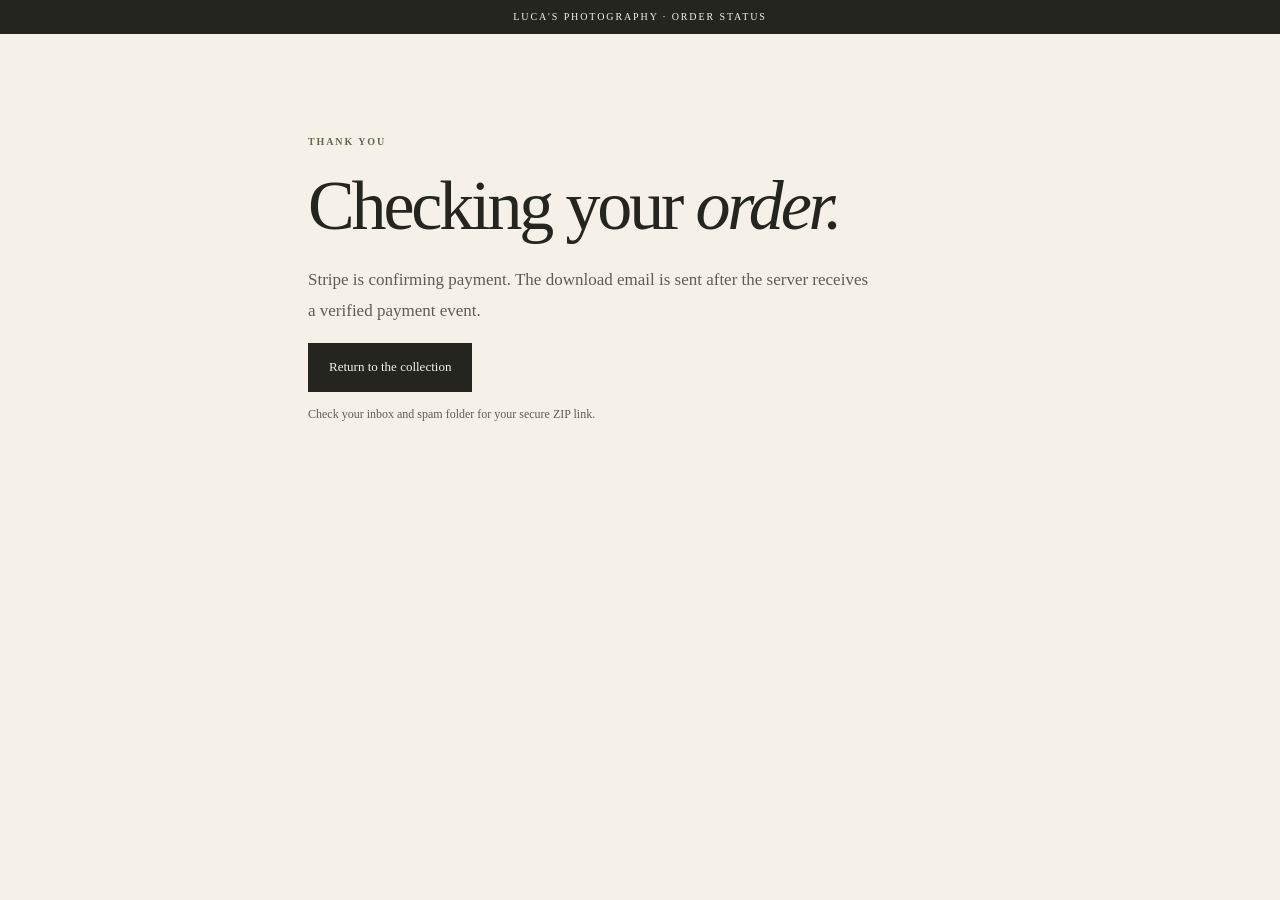
<file: success.html>
<!doctype html><html lang="en"><head><meta charset="utf-8"><meta name="viewport" content="width=device-width,initial-scale=1"><title>Order status — Luca's Photography</title><link rel="stylesheet" href="/styles.css"></head><body><div class="announcement">LUCA'S PHOTOGRAPHY · ORDER STATUS</div><main class="success-page"><p class="eyebrow">THANK YOU</p><h1 id="title">Checking your <i>order.</i></h1><p id="msg">Stripe is confirming payment. The download email is sent after the server receives a verified payment event.</p><a class="button button-dark" href="/">Return to the collection</a><p class="success-note">Check your inbox and spam folder for your secure ZIP link.</p></main><script>(async()=>{let id=new URLSearchParams(location.search).get('session_id');if(!id)return;try{let r=await fetch('/api/session-status?session_id='+encodeURIComponent(id)),d=await r.json();if(d.paymentStatus==='paid'){document.getElementById('title').innerHTML='Payment <i>confirmed.</i>';document.getElementById('msg').textContent='Thank you! The server is preparing your ZIP and sending the download email. Please check your inbox shortly.'}}catch{}})()</script></body></html>
</file>
<file: styles.css>
:root{--paper:#f5f1e9;--ink:#25251f;--muted:#77766c;--line:#d8d2c7;--olive:#62684b;--white:#fffdf8;--serif:"Times New Roman",Times,serif}*{box-sizing:border-box}html{scroll-behavior:smooth}body{margin:0;background:var(--paper);color:var(--ink);font:17px/1.55 var(--serif)}a{color:inherit;text-decoration:none}button,input{font:inherit}.announcement{text-align:center;background:var(--ink);color:var(--paper);font-size:10px;letter-spacing:.19em;padding:9px}.site-header{min-height:84px;display:flex;align-items:center;justify-content:space-between;padding:0 5.5%;border-bottom:1px solid var(--line);gap:24px}.wordmark{font-size:24px;letter-spacing:-.045em;white-space:nowrap}.site-header nav{display:flex;gap:35px;font-size:14px}.cart-trigger{border:1px solid var(--ink);background:transparent;border-radius:99px;padding:8px 15px;cursor:pointer}.cart-trigger span{display:inline-grid;place-items:center;margin-left:8px;width:20px;height:20px;background:var(--ink);color:var(--paper);border-radius:50%;font-size:11px}.hero{min-height:620px;padding:75px 8%;display:grid;grid-template-columns:.88fr 1.12fr;gap:8%;align-items:center}.eyebrow{font-size:10px;letter-spacing:.19em;color:var(--olive);margin:0 0 22px;font-weight:bold}h1,h2{font-weight:400;letter-spacing:-.045em;line-height:.99}h1{font-size:clamp(50px,6vw,82px);margin:0 0 25px}.hero-intro{max-width:380px;color:#5e5d54;font-size:18px;line-height:1.7}.text-link{display:inline-block;border-bottom:1px solid;padding-bottom:5px;font-size:14px}.hero-note{display:flex;align-items:center;gap:12px;margin-top:45px;font-size:12px;color:var(--muted)}.rule{width:35px;height:1px;background:var(--olive)}.hero-image{width:100%;height:460px;object-fit:cover;filter:saturate(.78)}.hero-image-wrap{position:relative}.image-caption{position:absolute;right:-15px;bottom:20px;writing-mode:vertical-rl;background:var(--paper);padding:12px;font-size:11px}.section-pad{padding:100px 8%}.collection{background:var(--white)}.section-heading{display:flex;justify-content:space-between;align-items:end;margin-bottom:40px}.section-heading h2,.about h2,.closing h2{font-size:clamp(42px,5vw,64px);margin:0}.section-side{color:var(--muted);font-size:14px;text-align:right}.gallery-tools{display:flex;justify-content:space-between;gap:20px;align-items:center;border-block:1px solid var(--line);padding:15px 0;margin-bottom:28px}.search-box{display:flex;gap:10px;min-width:230px;color:var(--muted)}.search-box input{border:0;background:transparent;outline:none;width:100%;font-size:14px}.filters{display:flex;gap:7px;flex-wrap:wrap}.filter{background:transparent;border:1px solid transparent;border-radius:99px;padding:7px 13px;font-size:12px;cursor:pointer}.filter.active,.filter:hover{border-color:var(--ink)}.gallery-grid{display:grid;grid-template-columns:repeat(3,minmax(0,1fr));gap:36px 22px}.photo-image-wrap{position:relative;overflow:hidden;background:#e8e3d9;aspect-ratio:4/4.7}.photo-image{width:100%;height:100%;object-fit:cover;display:block;transition:transform .5s}.photo-card:hover .photo-image{transform:scale(1.03)}.photo-number{position:absolute;top:13px;left:13px;background:var(--paper);font-size:10px;padding:5px 8px}.photo-meta{display:flex;justify-content:space-between;gap:12px;padding-top:13px}.photo-title{font-size:21px;line-height:1.1;margin:0 0 7px}.photo-tags{font-size:12px;color:var(--muted)}.photo-price{white-space:nowrap}.card-actions{display:flex;justify-content:space-between;align-items:center;margin-top:15px}.add-button{border:1px solid var(--ink);background:transparent;padding:8px 13px;font-size:12px;cursor:pointer}.add-button:hover{background:var(--ink);color:var(--paper)}.details-button,.remove-item{border:0;background:transparent;color:var(--muted);font-size:12px;text-decoration:underline;cursor:pointer}.demo-note,.license-footnote{font-size:12px;color:var(--muted);border-top:1px solid var(--line);padding-top:15px;margin-top:35px}.about{display:grid;grid-template-columns:1fr 1fr;gap:10%;align-items:center}.about-photo{position:relative;padding:0 28px 28px 0}.about-photo:after{content:"";position:absolute;z-index:-1;inset:28px 0 0 28px;border:1px solid #b7b19f}.about-photo img{width:100%;height:450px;object-fit:cover;filter:saturate(.7)}.photo-stamp{position:absolute;bottom:48px;left:-13px;background:var(--paper);padding:13px;font-size:10px;letter-spacing:.13em}.about-copy>p:not(.eyebrow){color:#5e5d54;line-height:1.8}.about-links{display:flex;flex-direction:column;align-items:flex-start;gap:15px;margin-top:28px}.license-section{background:#e9e4d9;display:grid;grid-template-columns:.8fr 1.2fr;gap:9%}.license-section h2{font-size:clamp(42px,4.8vw,61px)}.license-lead{font-size:21px}.license-columns{display:grid;grid-template-columns:1fr 1fr;gap:30px}.license-symbol{font-size:23px;color:var(--olive)}.license-columns h3{font-weight:400}.license-columns p{font-size:14px;color:#646257;line-height:1.7}.closing{text-align:center;background:var(--olive);color:var(--paper)}.closing .eyebrow{color:#e2dfd1}.closing h2{margin-bottom:30px}.button{display:inline-flex;justify-content:center;align-items:center;gap:15px;border:0;padding:14px 21px;font-size:13px;cursor:pointer}.button-light{background:var(--paper);color:var(--ink)}.button-dark{background:var(--ink);color:var(--paper)}.site-footer{padding:28px 5.5%;display:flex;justify-content:space-between;gap:20px;font-size:12px;color:var(--muted)}.footer-wordmark{font-size:19px;color:var(--ink)}.cart-backdrop{position:fixed;inset:0;background:#1b1b18a8;z-index:20}.cart-panel{position:fixed;z-index:21;right:0;top:0;height:100dvh;width:min(470px,100%);background:var(--paper);padding:30px;display:flex;flex-direction:column;transform:translateX(105%);transition:transform .3s;overflow:auto}.cart-panel.open{transform:translateX(0)}.cart-head,.checkout-modal-head{display:flex;justify-content:space-between;align-items:start;border-bottom:1px solid var(--line);padding-bottom:20px}.cart-head h2,.checkout-modal-head h2{font-size:34px;margin:0}.cart-head .eyebrow,.checkout-modal-head .eyebrow{margin-bottom:8px}.close-button{font-size:30px;border:0;background:transparent;cursor:pointer}.cart-items{flex:1;padding:15px 0}.empty-cart{color:var(--muted)}.cart-item{display:grid;grid-template-columns:70px 1fr auto;gap:13px;align-items:center;padding:12px 0;border-bottom:1px solid var(--line)}.cart-item img{width:70px;height:78px;object-fit:cover}.cart-item-title{font-size:17px}.cart-item-price{font-size:13px;color:var(--muted)}.cart-bottom{border-top:1px solid var(--line);padding-top:18px}.cart-total{display:flex;justify-content:space-between;margin-bottom:20px}.cart-total strong{font-size:22px;font-weight:400}.field-label{display:block;font-size:12px;margin:12px 0 5px}.cart-bottom input:not([type=checkbox]){width:100%;padding:11px;background:#fffdf8;border:1px solid #c9c2b5;outline-color:var(--olive);font-family:var(--serif)}.license-check{display:flex;gap:10px;font-size:12px;line-height:1.4;margin:15px 0}.license-check input{accent-color:var(--olive);margin-top:3px}.license-check a{text-decoration:underline}.checkout-button{width:100%}.checkout-warning{font-size:11px;color:var(--muted);line-height:1.5}.error-message{font-size:12px;color:#9d3329}.checkout-overlay{position:fixed;inset:0;z-index:40;background:#1b1b18bb;display:grid;place-items:center;padding:20px;overflow:auto}.checkout-modal{background:var(--paper);width:min(660px,100%);max-height:94vh;overflow:auto;padding:28px}.checkout-modal-head{margin-bottom:20px}.toast{position:fixed;bottom:22px;left:50%;transform:translate(-50%,20px);background:var(--ink);color:var(--paper);padding:12px 18px;opacity:0;pointer-events:none;transition:.25s;z-index:50}.toast.show{opacity:1;transform:translate(-50%,0)}.success-page{min-height:75vh;max-width:720px;margin:auto;padding:100px 28px}.success-page h1{font-size:clamp(46px,6vw,70px)}.success-page>p:not(.eyebrow){max-width:570px;color:#5e5d54;line-height:1.8}.success-note{font-size:12px}[hidden]{display:none!important}@media(max-width:800px){.site-header{padding:15px 5%;flex-wrap:wrap}.site-header nav{gap:15px}.hero{padding:55px 7%;grid-template-columns:1fr;gap:30px}.hero-image{height:400px}.section-pad{padding:75px 7%}.gallery-grid{grid-template-columns:repeat(2,minmax(0,1fr))}.about{gap:7%}.about-photo img{height:390px}.license-section{gap:35px}}@media(max-width:560px){.site-header nav{order:3;width:100%;justify-content:space-between;border-top:1px solid var(--line);padding-top:10px}.site-header nav a{font-size:12px}.gallery-tools,.section-heading{display:block}.section-side{text-align:left;margin-top:15px}.filters{margin-top:15px}.gallery-grid{grid-template-columns:1fr 1fr;gap:25px 12px}.photo-title{font-size:18px}.photo-meta{display:block}.photo-price{display:block;margin-top:6px}.card-actions{align-items:stretch;flex-direction:column;gap:8px}.about,.license-section{grid-template-columns:1fr;gap:35px}.site-footer{flex-direction:column;gap:8px}.cart-panel{padding:22px}.checkout-modal{padding:18px}}
</file>
